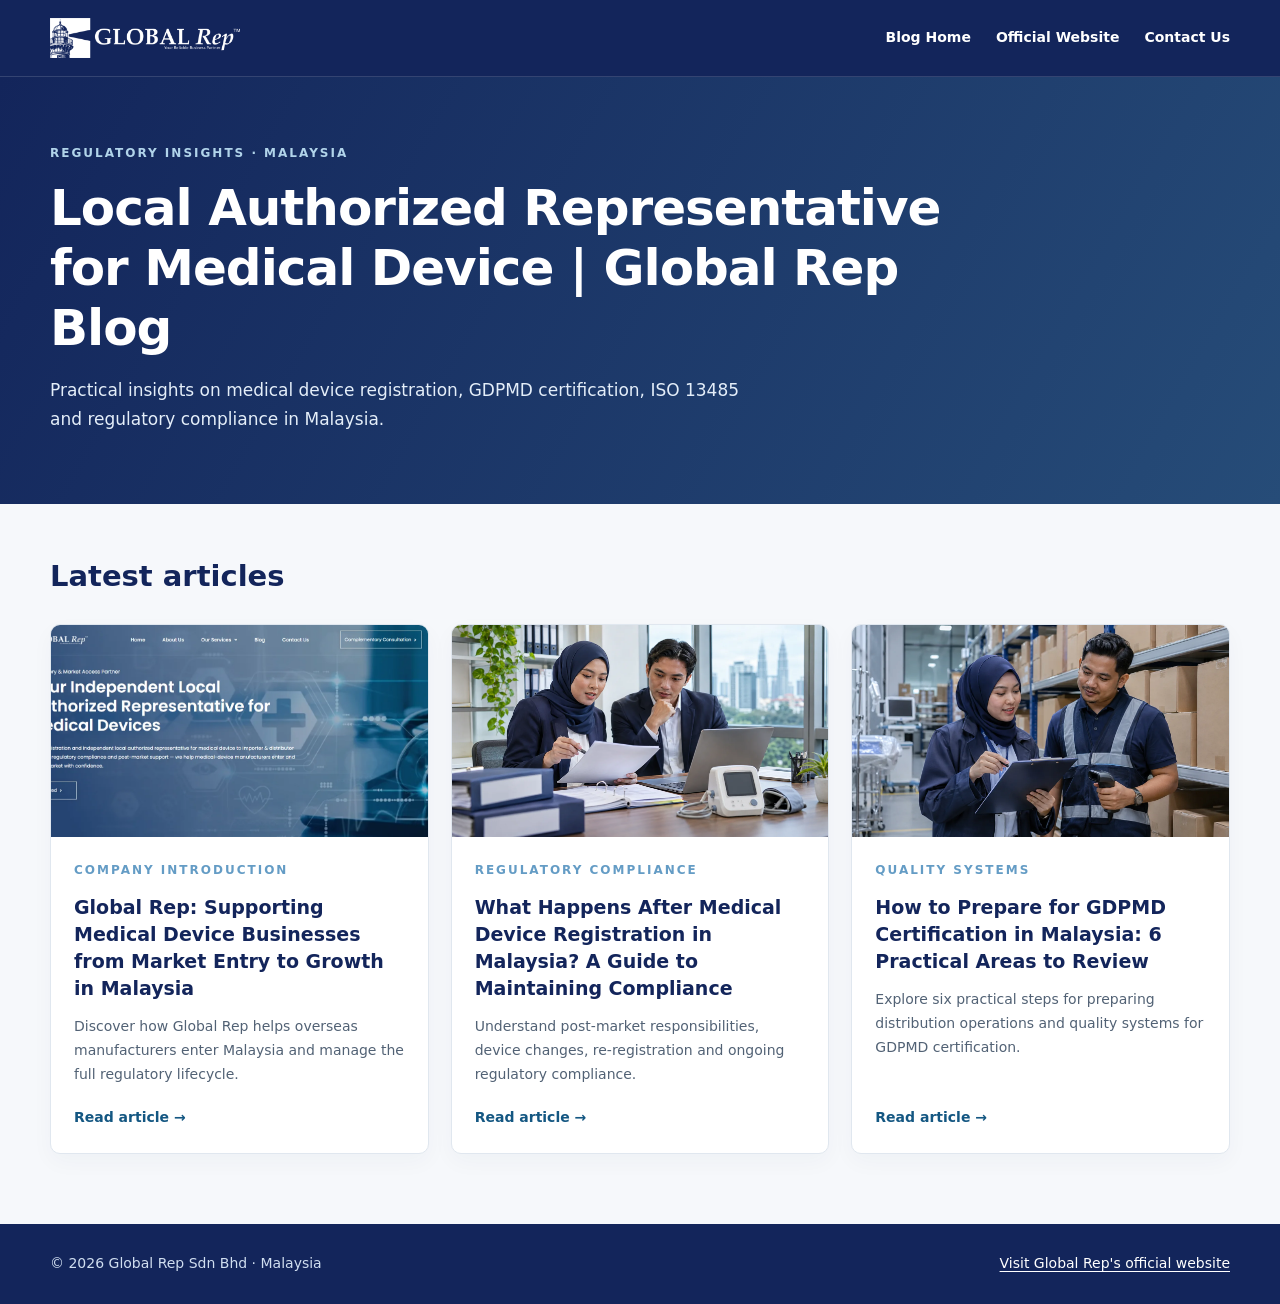
<file: index.html>
<!doctype html><html lang="en-MY"><head><meta charset="utf-8"><meta name="viewport" content="width=device-width, initial-scale=1"><title>Local Authorized Representative for Medical Device | Malaysia</title><meta name="description" content="Global Rep is an independent local authorized representative for medical device manufacturers in Malaysia, offering registration, GDPMD and regulatory support."><link rel="canonical" href="https://globalrep.github.io/global-rep-blog/"><meta property="og:title" content="Local Authorized Representative for Medical Device | Malaysia"><meta property="og:description" content="Global Rep is an independent local authorized representative for medical device manufacturers in Malaysia, offering registration, GDPMD and regulatory support."><meta property="og:url" content="https://globalrep.github.io/global-rep-blog/"><meta property="og:image" content="https://globalrep.github.io/global-rep-blog/global-rep-introduction.webp"><link rel="stylesheet" href="style.css"></head><body><header><div class="shell"><a href="index.html" aria-label="Global Rep blog homepage"><img src="global-rep-logo.webp" alt="Global Rep logo"></a><nav aria-label="Main navigation"><a href="index.html">Blog Home</a><a href="https://globalrepmsia.com/">Official Website</a><a href="https://globalrepmsia.com/contact-us/">Contact Us</a></nav></div></header><main><section class="hero"><div class="shell"><div class="eyebrow">Regulatory insights · Malaysia</div><h1>Local Authorized Representative for Medical Device | Global Rep Blog</h1><p>Practical insights on medical device registration, GDPMD certification, ISO 13485 and regulatory compliance in Malaysia.</p></div></section><section class="main shell"><h2>Latest articles</h2><div class="grid"><article class="card"><a href="independent-local-authorized-representative-malaysia.html"><img src="global-rep-introduction.webp" alt="Global Rep website introduction and independent authorized representative services"></a><div class="card-body"><div class="eyebrow">Company introduction</div><h3><a href="independent-local-authorized-representative-malaysia.html">Global Rep: Supporting Medical Device Businesses from Market Entry to Growth in Malaysia</a></h3><p>Discover how Global Rep helps overseas manufacturers enter Malaysia and manage the full regulatory lifecycle.</p><a class="read" href="independent-local-authorized-representative-malaysia.html">Read article →</a></div></article><article class="card"><a href="medical-device-registration-maintenance-malaysia.html"><img src="medical-device-registration.webp" alt="Regulatory affairs professionals reviewing medical device registration records"></a><div class="card-body"><div class="eyebrow">Regulatory compliance</div><h3><a href="medical-device-registration-maintenance-malaysia.html">What Happens After Medical Device Registration in Malaysia? A Guide to Maintaining Compliance</a></h3><p>Understand post-market responsibilities, device changes, re-registration and ongoing regulatory compliance.</p><a class="read" href="medical-device-registration-maintenance-malaysia.html">Read article →</a></div></article><article class="card"><a href="gdpmd-certification-malaysia-preparation.html"><img src="gdpmd-certification.webp" alt="Quality assurance professionals reviewing medical device distribution inventory records"></a><div class="card-body"><div class="eyebrow">Quality systems</div><h3><a href="gdpmd-certification-malaysia-preparation.html">How to Prepare for GDPMD Certification in Malaysia: 6 Practical Areas to Review</a></h3><p>Explore six practical steps for preparing distribution operations and quality systems for GDPMD certification.</p><a class="read" href="gdpmd-certification-malaysia-preparation.html">Read article →</a></div></article></div></section></main><footer><div class="shell"><span>© 2026 Global Rep Sdn Bhd · Malaysia</span><a href="https://globalrepmsia.com/">Visit Global Rep's official website</a></div></footer></body></html>
</file>
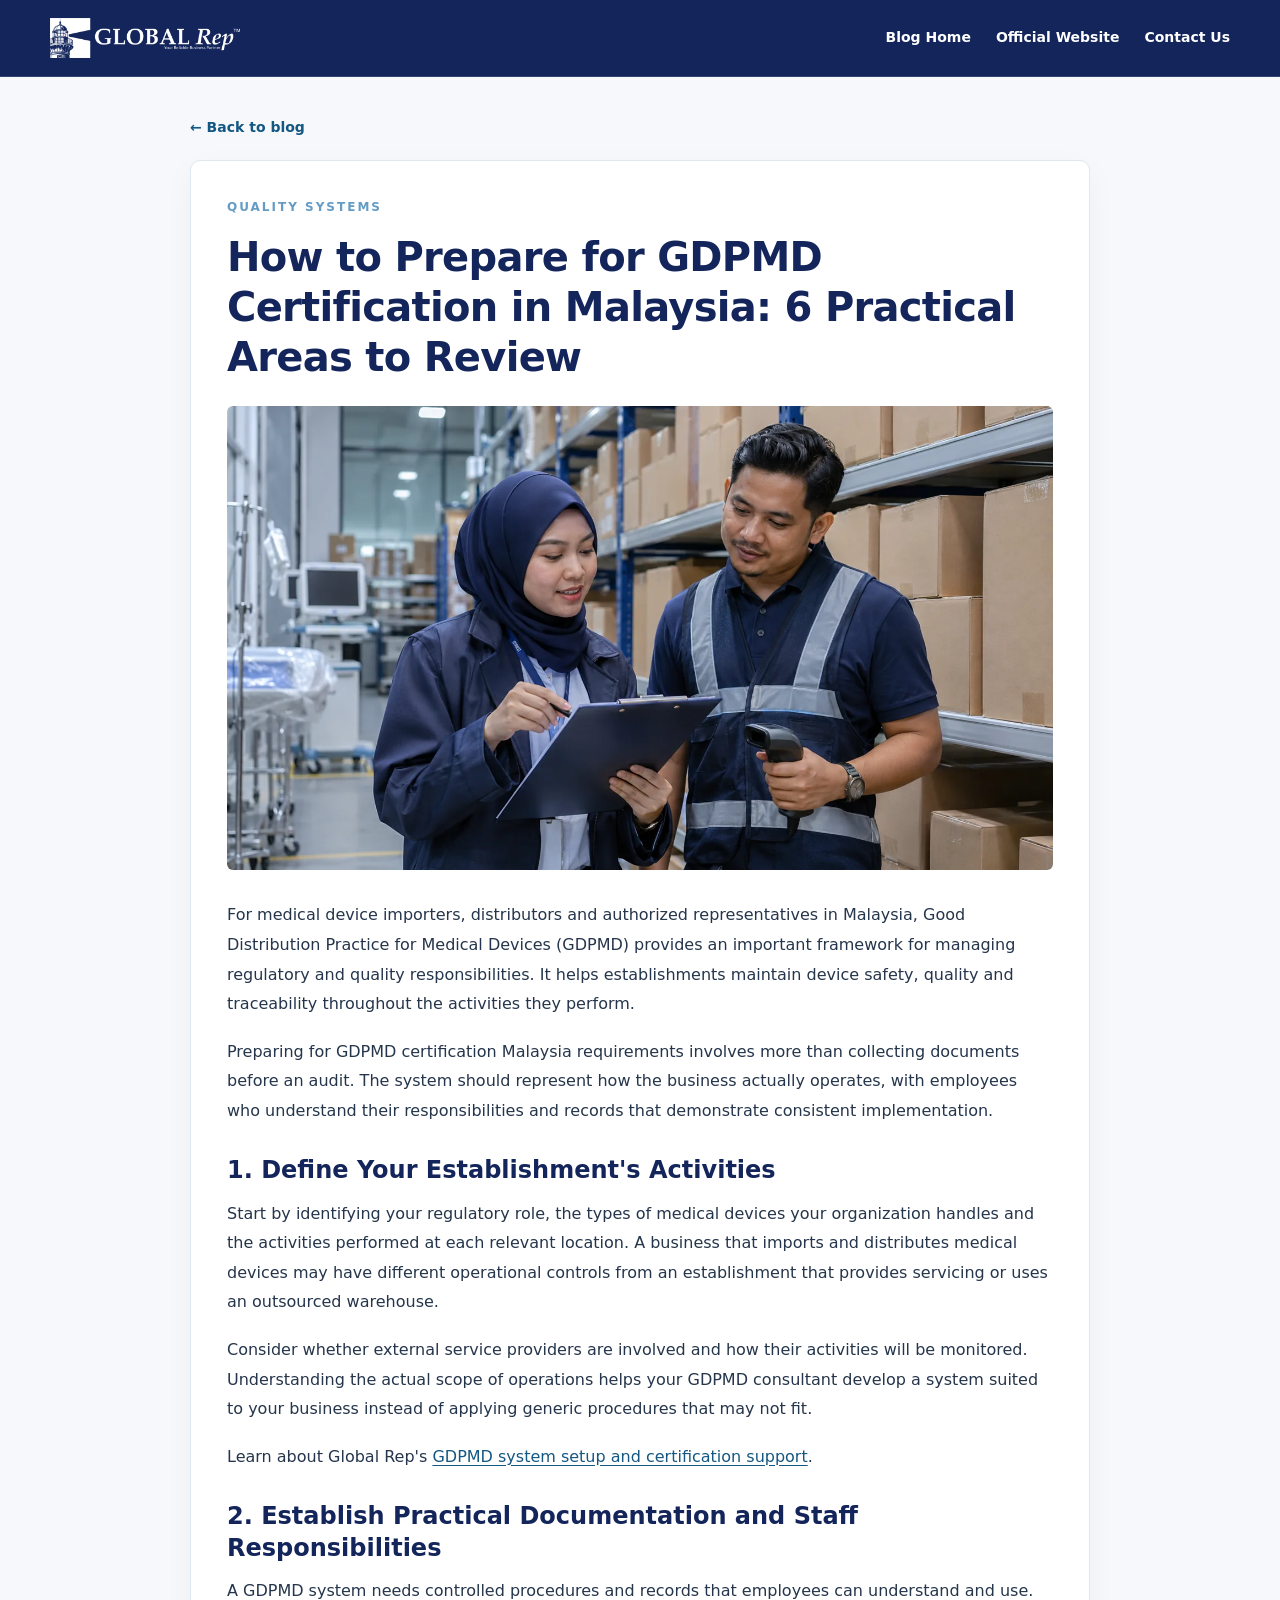
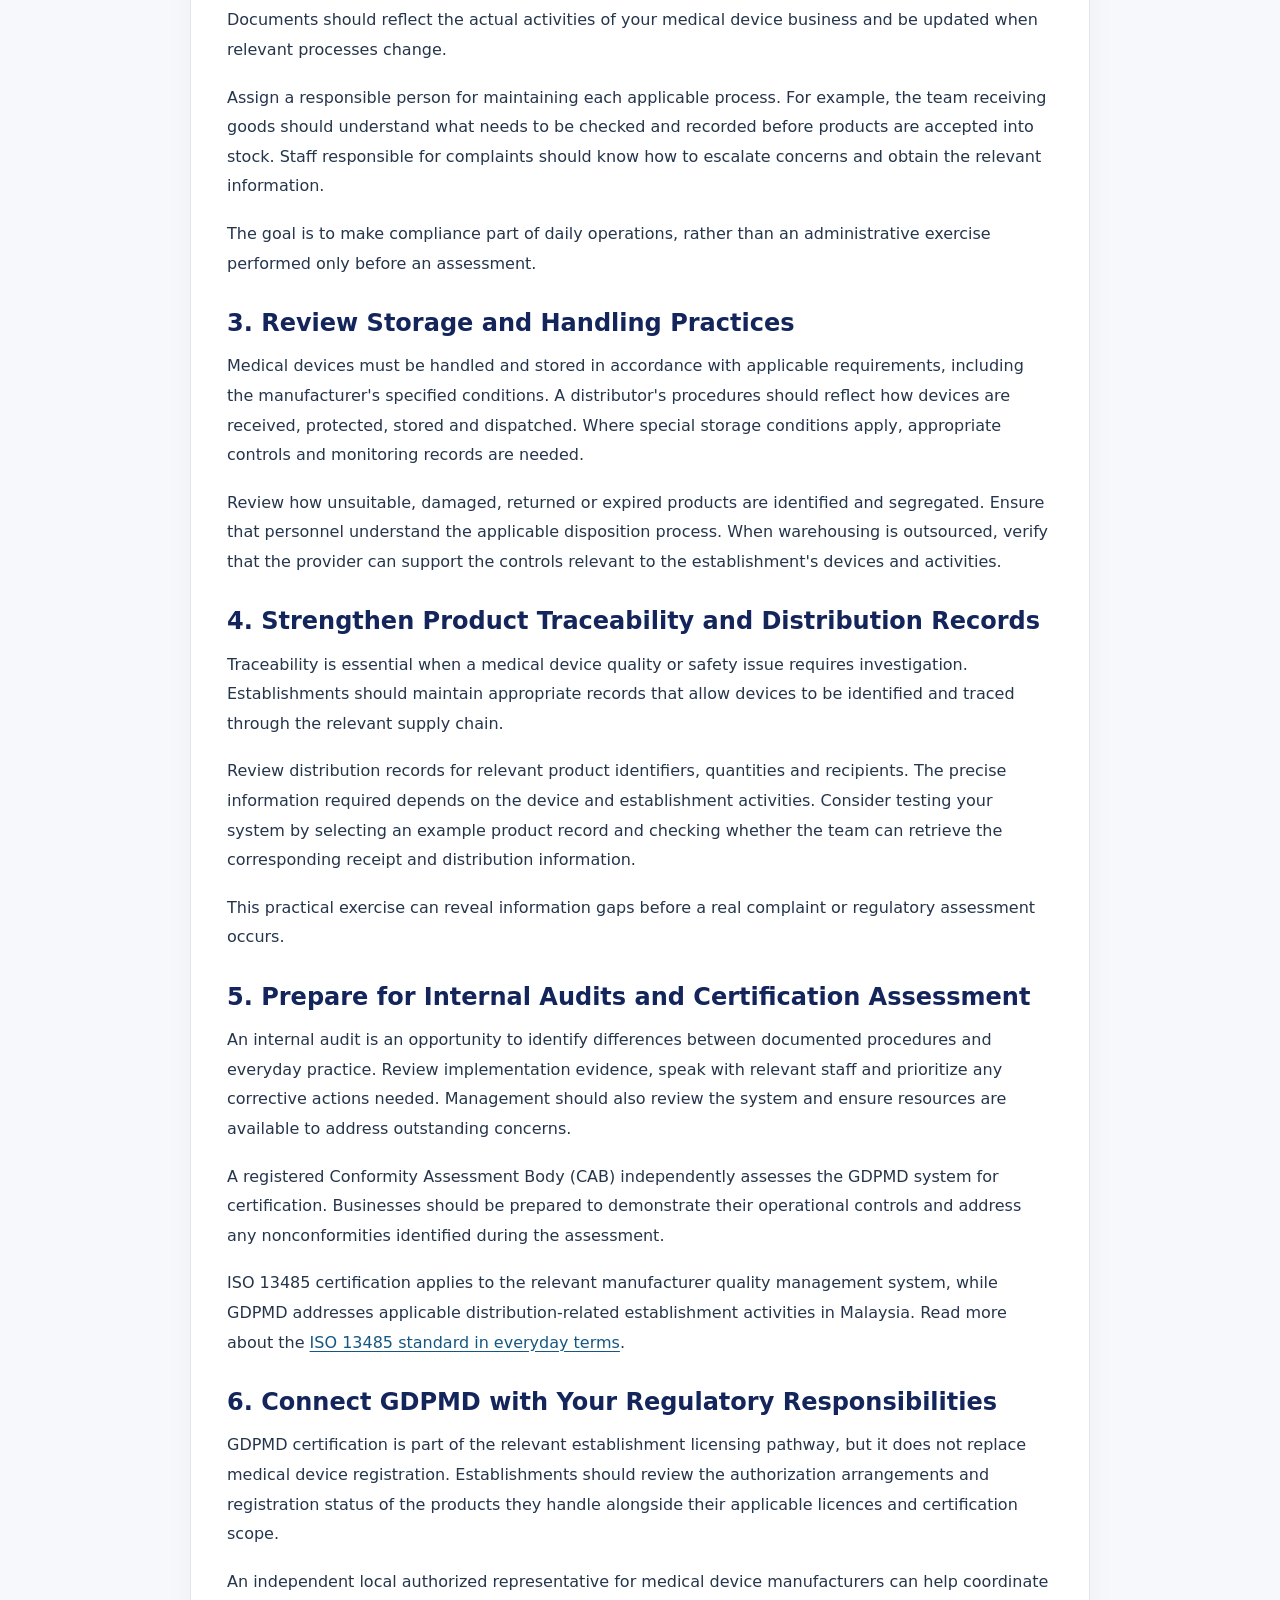
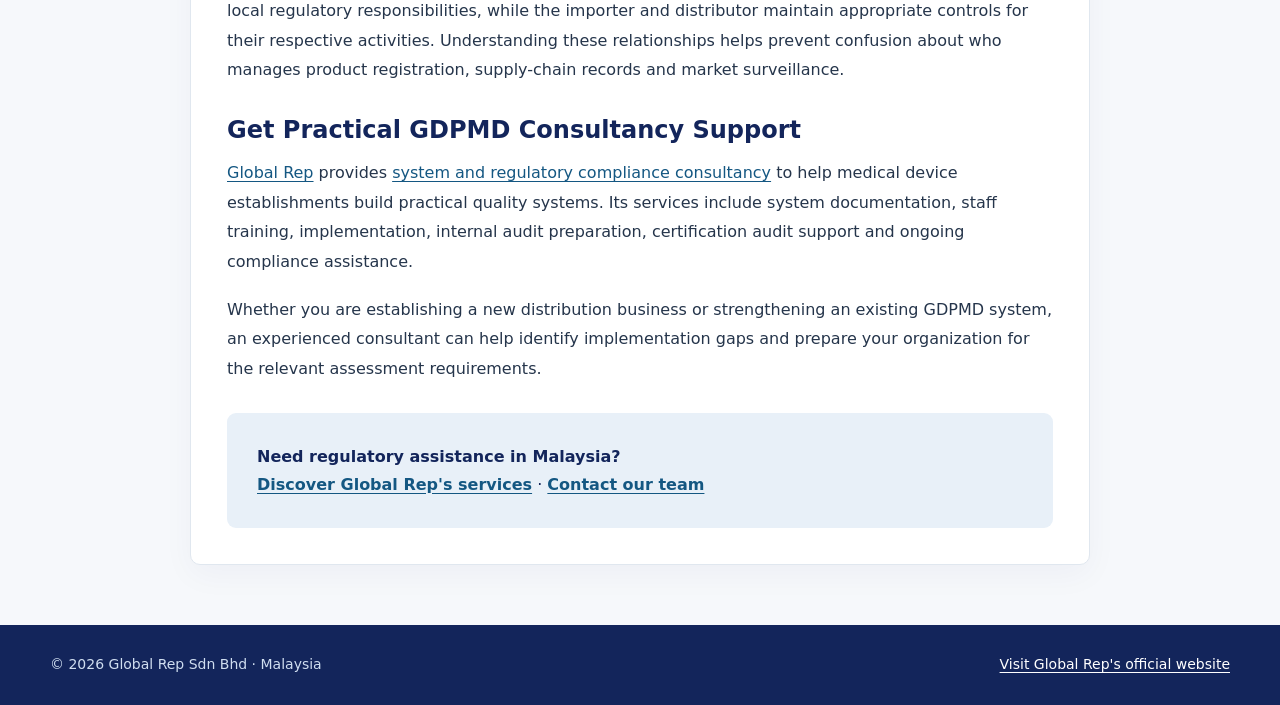
<file: gdpmd-certification-malaysia-preparation.html>
<!doctype html><html lang="en-MY"><head><meta charset="utf-8"><meta name="viewport" content="width=device-width, initial-scale=1"><title>GDPMD Certification Malaysia: Preparing Your Distribution System</title><meta name="description" content="Discover how to prepare for GDPMD certification in Malaysia through practical document control, storage, traceability, training and internal audit preparation."><link rel="canonical" href="https://globalrep.github.io/global-rep-blog/gdpmd-certification-malaysia-preparation.html"><meta property="og:title" content="GDPMD Certification Malaysia: Preparing Your Distribution System"><meta property="og:description" content="Discover how to prepare for GDPMD certification in Malaysia through practical document control, storage, traceability, training and internal audit preparation."><meta property="og:url" content="https://globalrep.github.io/global-rep-blog/gdpmd-certification-malaysia-preparation.html"><meta property="og:image" content="https://globalrep.github.io/global-rep-blog/gdpmd-certification.webp"><link rel="stylesheet" href="style.css"></head><body><header><div class="shell"><a href="index.html" aria-label="Global Rep blog homepage"><img src="global-rep-logo.webp" alt="Global Rep logo"></a><nav aria-label="Main navigation"><a href="index.html">Blog Home</a><a href="https://globalrepmsia.com/">Official Website</a><a href="https://globalrepmsia.com/contact-us/">Contact Us</a></nav></div></header><main class="article-shell"><a class="back" href="index.html">← Back to blog</a><article class="article"><div class="eyebrow">Quality systems</div><h1>How to Prepare for GDPMD Certification in Malaysia: 6 Practical Areas to Review</h1><img class="feature" src="gdpmd-certification.webp" alt="Quality assurance professionals reviewing medical device distribution inventory records"><p>For medical device importers, distributors and authorized representatives in Malaysia, Good Distribution Practice for Medical Devices (GDPMD) provides an important framework for managing regulatory and quality responsibilities. It helps establishments maintain device safety, quality and traceability throughout the activities they perform.</p>
<p>Preparing for GDPMD certification Malaysia requirements involves more than collecting documents before an audit. The system should represent how the business actually operates, with employees who understand their responsibilities and records that demonstrate consistent implementation.</p>
<h2>1. Define Your Establishment&#x27;s Activities</h2>
<p>Start by identifying your regulatory role, the types of medical devices your organization handles and the activities performed at each relevant location. A business that imports and distributes medical devices may have different operational controls from an establishment that provides servicing or uses an outsourced warehouse.</p>
<p>Consider whether external service providers are involved and how their activities will be monitored. Understanding the actual scope of operations helps your GDPMD consultant develop a system suited to your business instead of applying generic procedures that may not fit.</p>
<p>Learn about Global Rep&#x27;s <a href="https://globalrepmsia.com/gdpmd-system-setup-certification-and-establishment-license-application/">GDPMD system setup and certification support</a>.</p>
<h2>2. Establish Practical Documentation and Staff Responsibilities</h2>
<p>A GDPMD system needs controlled procedures and records that employees can understand and use. Documents should reflect the actual activities of your medical device business and be updated when relevant processes change.</p>
<p>Assign a responsible person for maintaining each applicable process. For example, the team receiving goods should understand what needs to be checked and recorded before products are accepted into stock. Staff responsible for complaints should know how to escalate concerns and obtain the relevant information.</p>
<p>The goal is to make compliance part of daily operations, rather than an administrative exercise performed only before an assessment.</p>
<h2>3. Review Storage and Handling Practices</h2>
<p>Medical devices must be handled and stored in accordance with applicable requirements, including the manufacturer&#x27;s specified conditions. A distributor&#x27;s procedures should reflect how devices are received, protected, stored and dispatched. Where special storage conditions apply, appropriate controls and monitoring records are needed.</p>
<p>Review how unsuitable, damaged, returned or expired products are identified and segregated. Ensure that personnel understand the applicable disposition process. When warehousing is outsourced, verify that the provider can support the controls relevant to the establishment&#x27;s devices and activities.</p>
<h2>4. Strengthen Product Traceability and Distribution Records</h2>
<p>Traceability is essential when a medical device quality or safety issue requires investigation. Establishments should maintain appropriate records that allow devices to be identified and traced through the relevant supply chain.</p>
<p>Review distribution records for relevant product identifiers, quantities and recipients. The precise information required depends on the device and establishment activities. Consider testing your system by selecting an example product record and checking whether the team can retrieve the corresponding receipt and distribution information.</p>
<p>This practical exercise can reveal information gaps before a real complaint or regulatory assessment occurs.</p>
<h2>5. Prepare for Internal Audits and Certification Assessment</h2>
<p>An internal audit is an opportunity to identify differences between documented procedures and everyday practice. Review implementation evidence, speak with relevant staff and prioritize any corrective actions needed. Management should also review the system and ensure resources are available to address outstanding concerns.</p>
<p>A registered Conformity Assessment Body (CAB) independently assesses the GDPMD system for certification. Businesses should be prepared to demonstrate their operational controls and address any nonconformities identified during the assessment.</p>
<p>ISO 13485 certification applies to the relevant manufacturer quality management system, while GDPMD addresses applicable distribution-related establishment activities in Malaysia. Read more about the <a href="https://globalrepmsia.com/iso-13485-standard-in-everyday-terms/">ISO 13485 standard in everyday terms</a>.</p>
<h2>6. Connect GDPMD with Your Regulatory Responsibilities</h2>
<p>GDPMD certification is part of the relevant establishment licensing pathway, but it does not replace medical device registration. Establishments should review the authorization arrangements and registration status of the products they handle alongside their applicable licences and certification scope.</p>
<p>An independent local authorized representative for medical device manufacturers can help coordinate local regulatory responsibilities, while the importer and distributor maintain appropriate controls for their respective activities. Understanding these relationships helps prevent confusion about who manages product registration, supply-chain records and market surveillance.</p>
<h2>Get Practical GDPMD Consultancy Support</h2>
<p><a href="https://globalrepmsia.com/">Global Rep</a> provides <a href="https://globalrepmsia.com/system-regulatory-compliance/">system and regulatory compliance consultancy</a> to help medical device establishments build practical quality systems. Its services include system documentation, staff training, implementation, internal audit preparation, certification audit support and ongoing compliance assistance.</p>
<p>Whether you are establishing a new distribution business or strengthening an existing GDPMD system, an experienced consultant can help identify implementation gaps and prepare your organization for the relevant assessment requirements.</p><aside class="cta"><strong>Need regulatory assistance in Malaysia?</strong><br><a href="https://globalrepmsia.com/">Discover Global Rep's services</a> · <a href="https://globalrepmsia.com/contact-us/">Contact our team</a></aside></article></main><footer><div class="shell"><span>© 2026 Global Rep Sdn Bhd · Malaysia</span><a href="https://globalrepmsia.com/">Visit Global Rep's official website</a></div></footer></body></html>
</file>
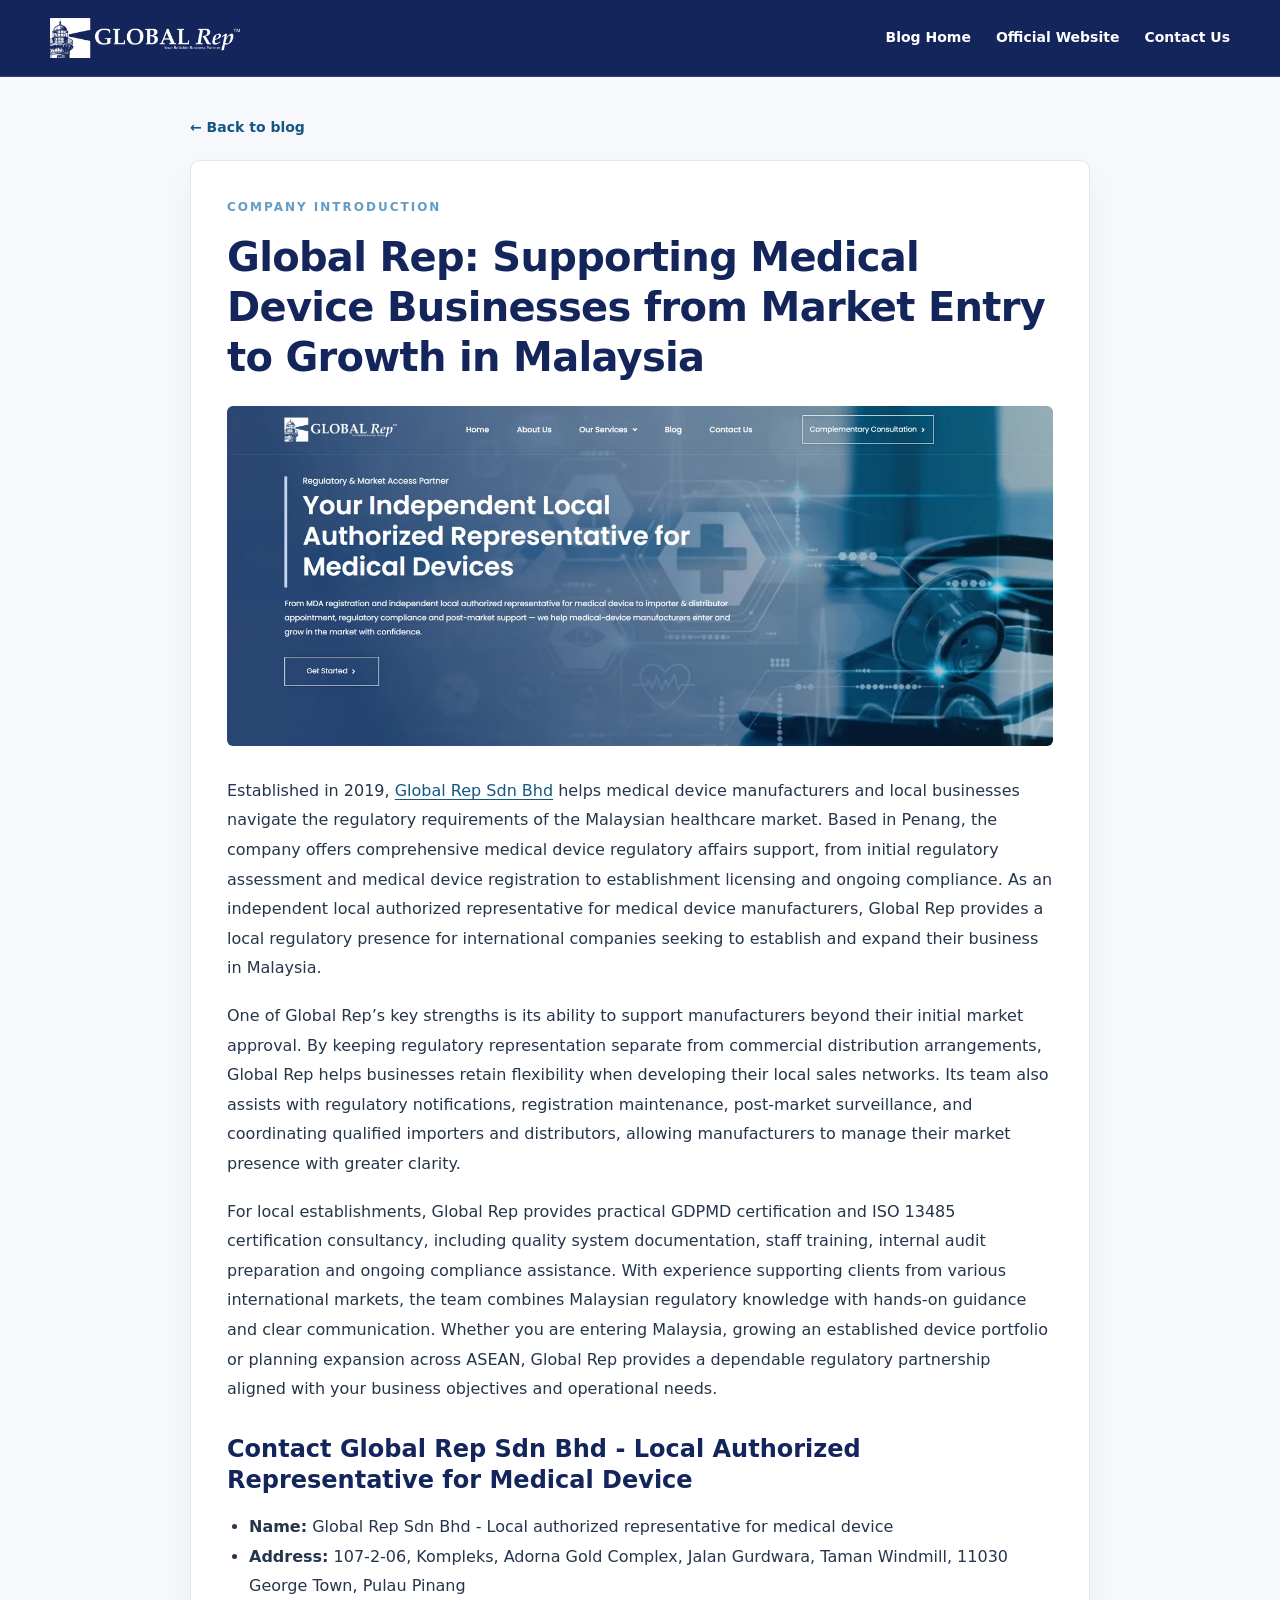
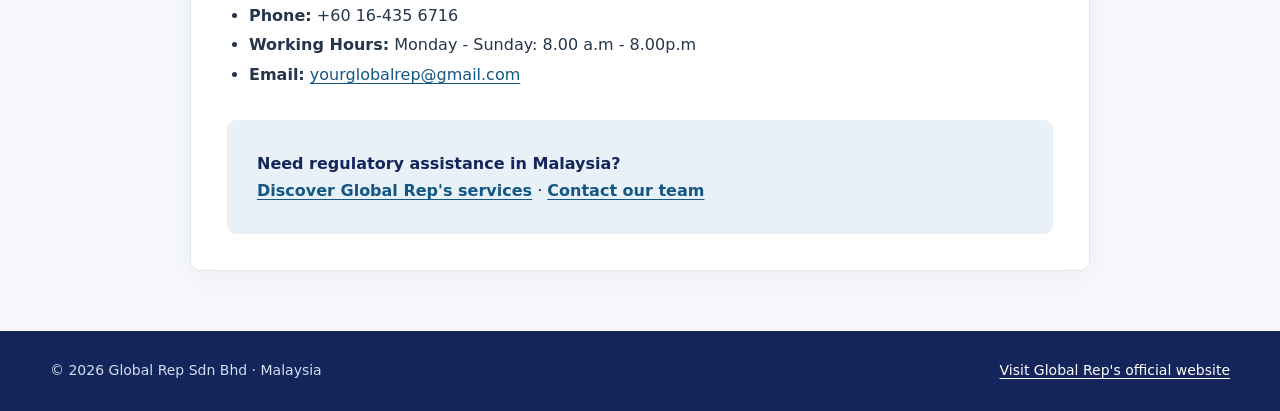
<file: independent-local-authorized-representative-malaysia.html>
<!doctype html><html lang="en-MY"><head><meta charset="utf-8"><meta name="viewport" content="width=device-width, initial-scale=1"><title>Global Rep | Independent Medical Device Regulatory Partner</title><meta name="description" content="Global Rep supports medical device registration, independent representation, GDPMD, ISO 13485 and ongoing regulatory compliance across Malaysia."><link rel="canonical" href="https://globalrep.github.io/global-rep-blog/independent-local-authorized-representative-malaysia.html"><meta property="og:title" content="Global Rep | Independent Medical Device Regulatory Partner"><meta property="og:description" content="Global Rep supports medical device registration, independent representation, GDPMD, ISO 13485 and ongoing regulatory compliance across Malaysia."><meta property="og:url" content="https://globalrep.github.io/global-rep-blog/independent-local-authorized-representative-malaysia.html"><meta property="og:image" content="https://globalrep.github.io/global-rep-blog/global-rep-introduction.webp"><link rel="stylesheet" href="style.css"></head><body><header><div class="shell"><a href="index.html" aria-label="Global Rep blog homepage"><img src="global-rep-logo.webp" alt="Global Rep logo"></a><nav aria-label="Main navigation"><a href="index.html">Blog Home</a><a href="https://globalrepmsia.com/">Official Website</a><a href="https://globalrepmsia.com/contact-us/">Contact Us</a></nav></div></header><main class="article-shell"><a class="back" href="index.html">← Back to blog</a><article class="article"><div class="eyebrow">Company introduction</div><h1>Global Rep: Supporting Medical Device Businesses from Market Entry to Growth in Malaysia</h1><img class="feature" src="global-rep-introduction.webp" alt="Global Rep website introduction and independent authorized representative services"><p>Established in 2019, <a href="https://globalrepmsia.com/">Global Rep Sdn Bhd</a> helps medical device manufacturers and local businesses navigate the regulatory requirements of the Malaysian healthcare market. Based in Penang, the company offers comprehensive medical device regulatory affairs support, from initial regulatory assessment and medical device registration to establishment licensing and ongoing compliance. As an independent local authorized representative for medical device manufacturers, Global Rep provides a local regulatory presence for international companies seeking to establish and expand their business in Malaysia.</p>
<p>One of Global Rep’s key strengths is its ability to support manufacturers beyond their initial market approval. By keeping regulatory representation separate from commercial distribution arrangements, Global Rep helps businesses retain flexibility when developing their local sales networks. Its team also assists with regulatory notifications, registration maintenance, post-market surveillance, and coordinating qualified importers and distributors, allowing manufacturers to manage their market presence with greater clarity.</p>
<p>For local establishments, Global Rep provides practical GDPMD certification and ISO 13485 certification consultancy, including quality system documentation, staff training, internal audit preparation and ongoing compliance assistance. With experience supporting clients from various international markets, the team combines Malaysian regulatory knowledge with hands-on guidance and clear communication. Whether you are entering Malaysia, growing an established device portfolio or planning expansion across ASEAN, Global Rep provides a dependable regulatory partnership aligned with your business objectives and operational needs.</p>
<h2>Contact Global Rep Sdn Bhd - Local Authorized Representative for Medical Device</h2>
<ul><li><strong>Name:</strong> Global Rep Sdn Bhd - Local authorized representative for medical device</li><li><strong>Address:</strong> 107-2-06, Kompleks, Adorna Gold Complex, Jalan Gurdwara, Taman Windmill, 11030 George Town, Pulau Pinang</li><li><strong>Phone:</strong> +60 16-435 6716</li><li><strong>Working Hours:</strong> Monday - Sunday: 8.00 a.m - 8.00p.m</li><li><strong>Email:</strong> <a href="mailto:yourglobalrep@gmail.com">yourglobalrep@gmail.com</a></li></ul><aside class="cta"><strong>Need regulatory assistance in Malaysia?</strong><br><a href="https://globalrepmsia.com/">Discover Global Rep's services</a> · <a href="https://globalrepmsia.com/contact-us/">Contact our team</a></aside></article></main><footer><div class="shell"><span>© 2026 Global Rep Sdn Bhd · Malaysia</span><a href="https://globalrepmsia.com/">Visit Global Rep's official website</a></div></footer></body></html>
</file>
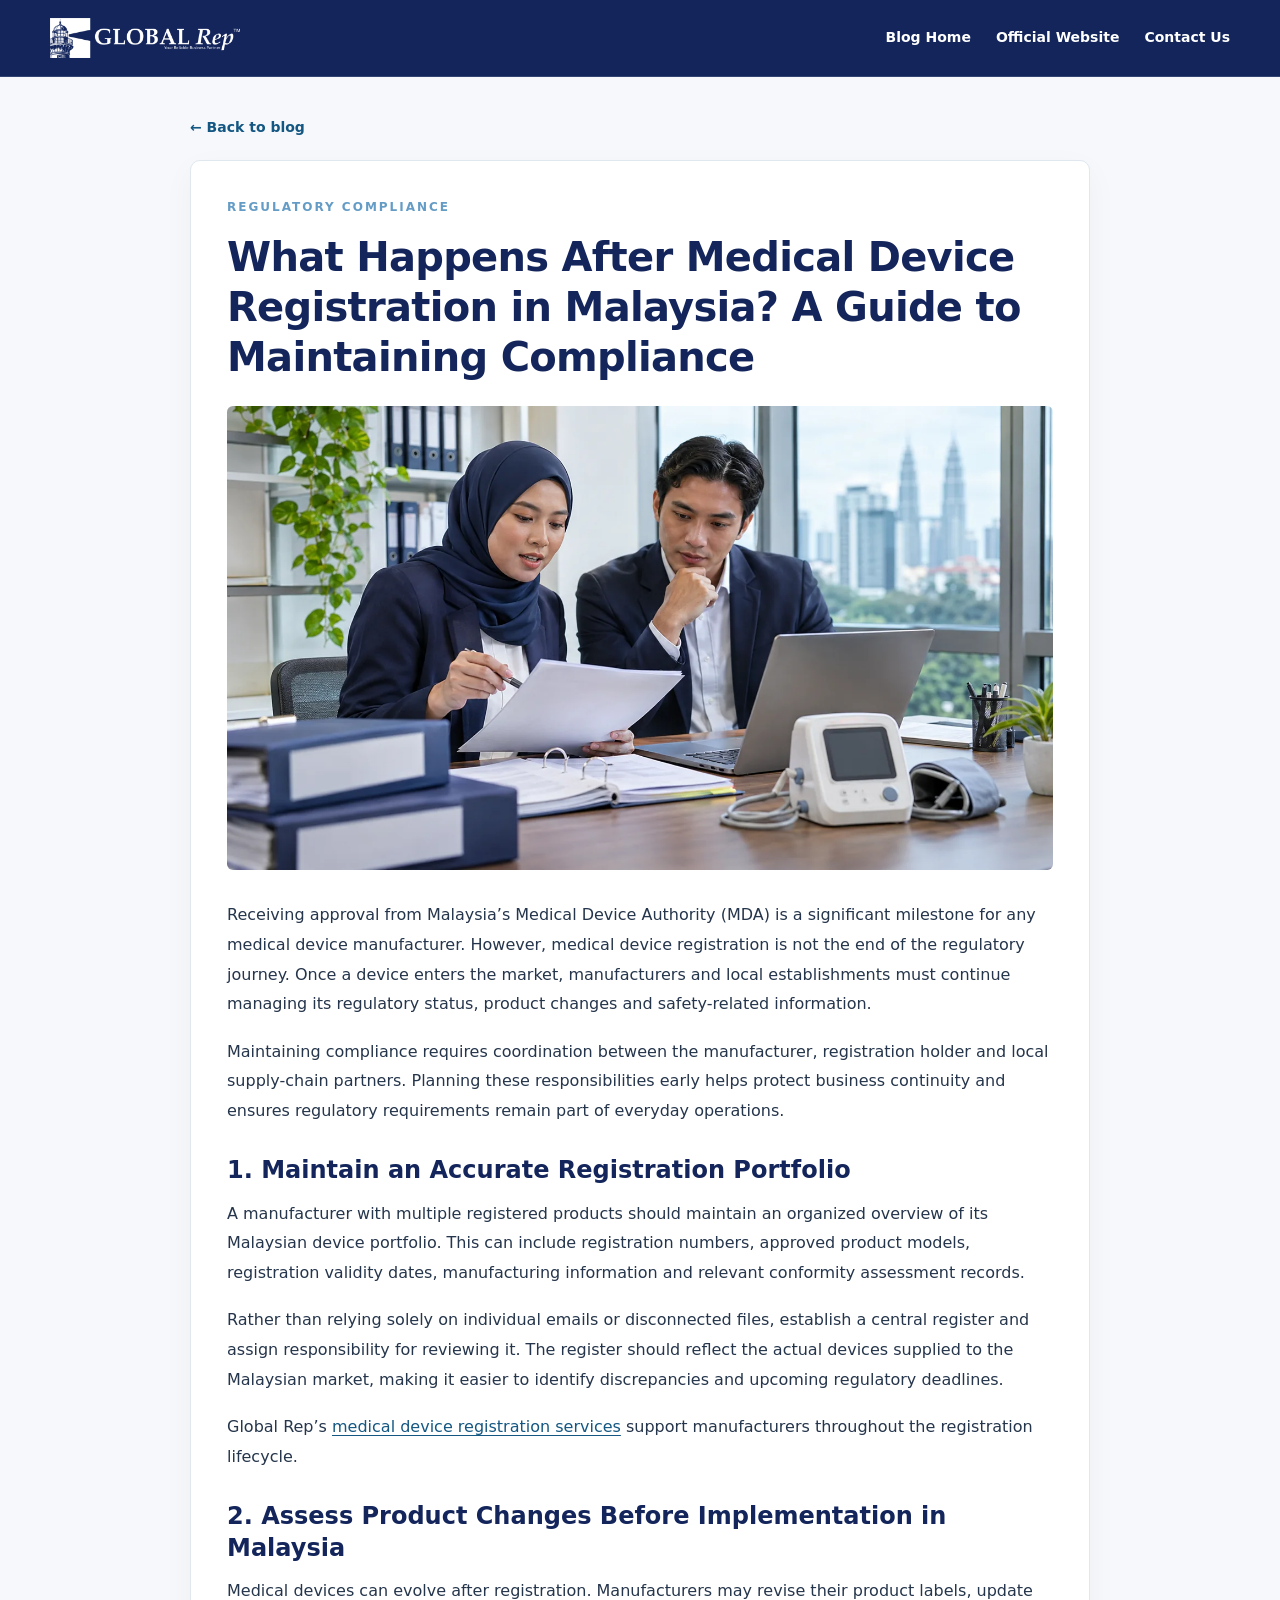
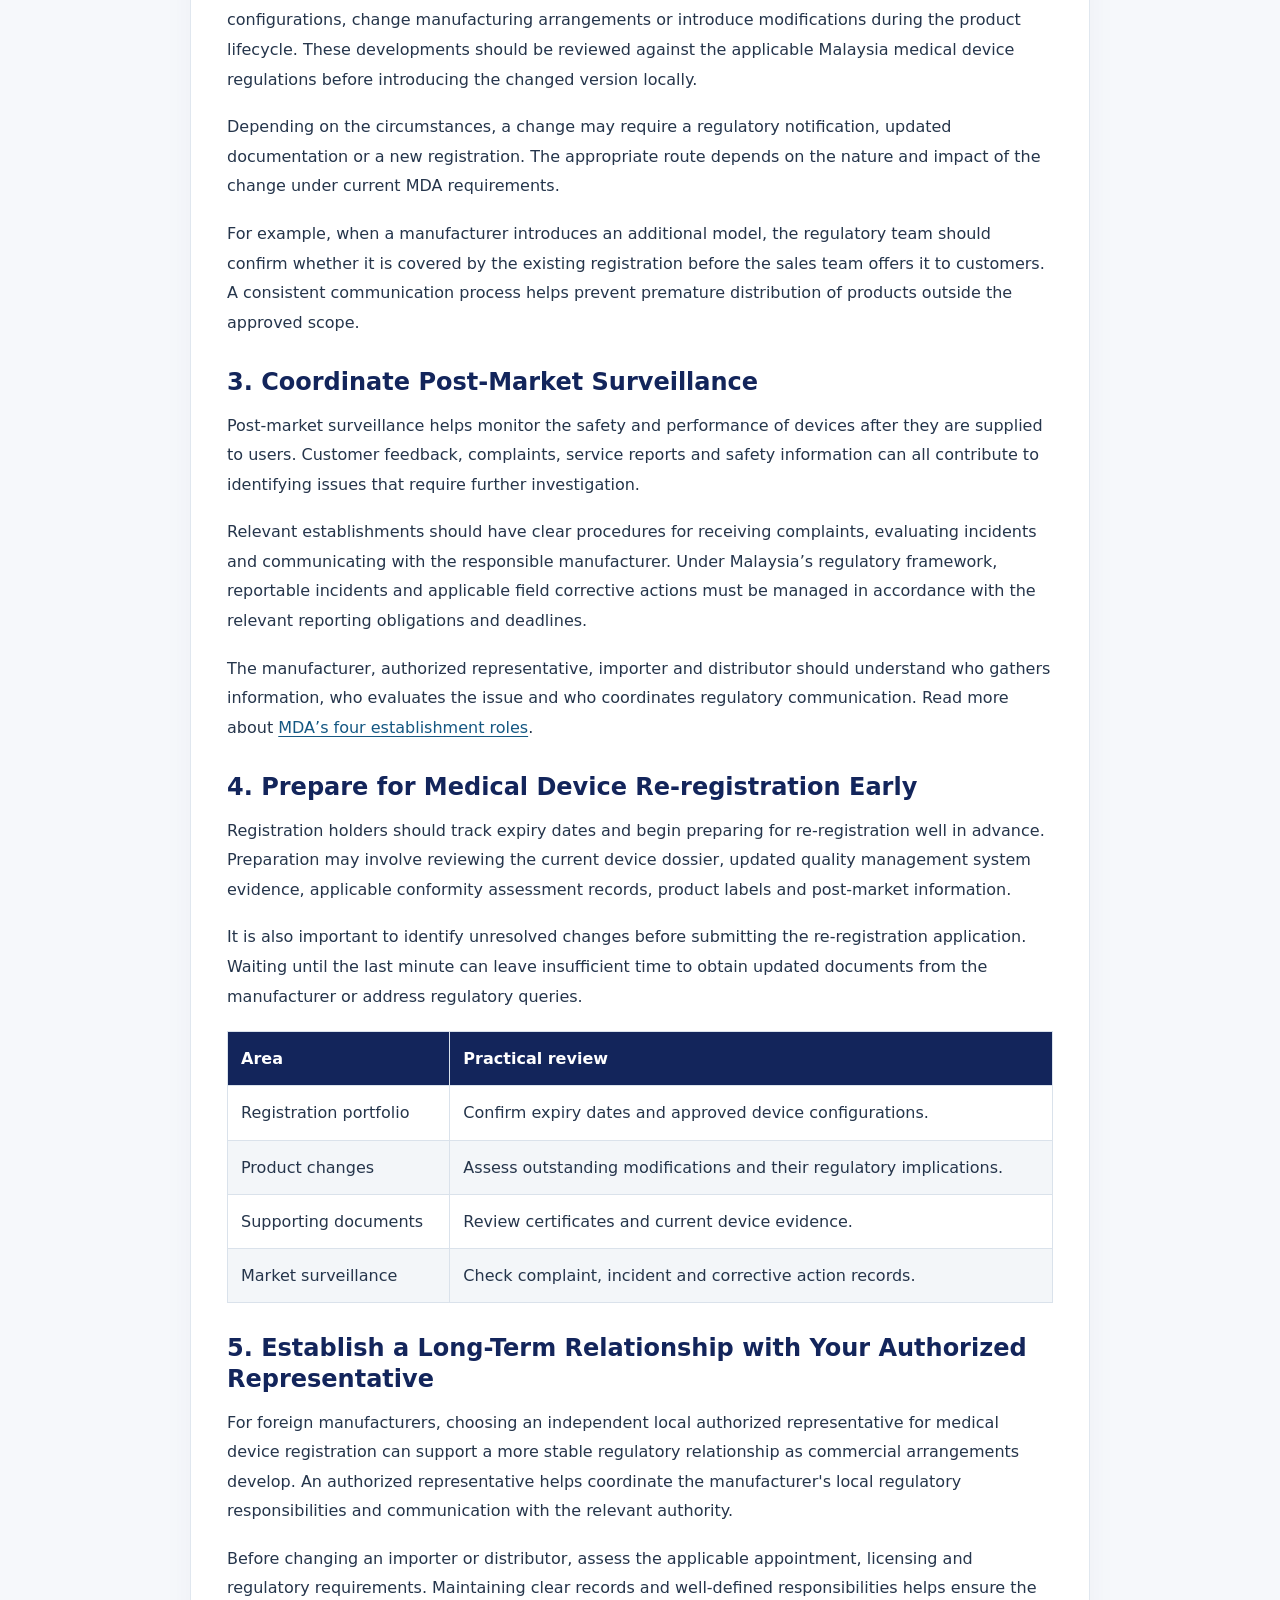
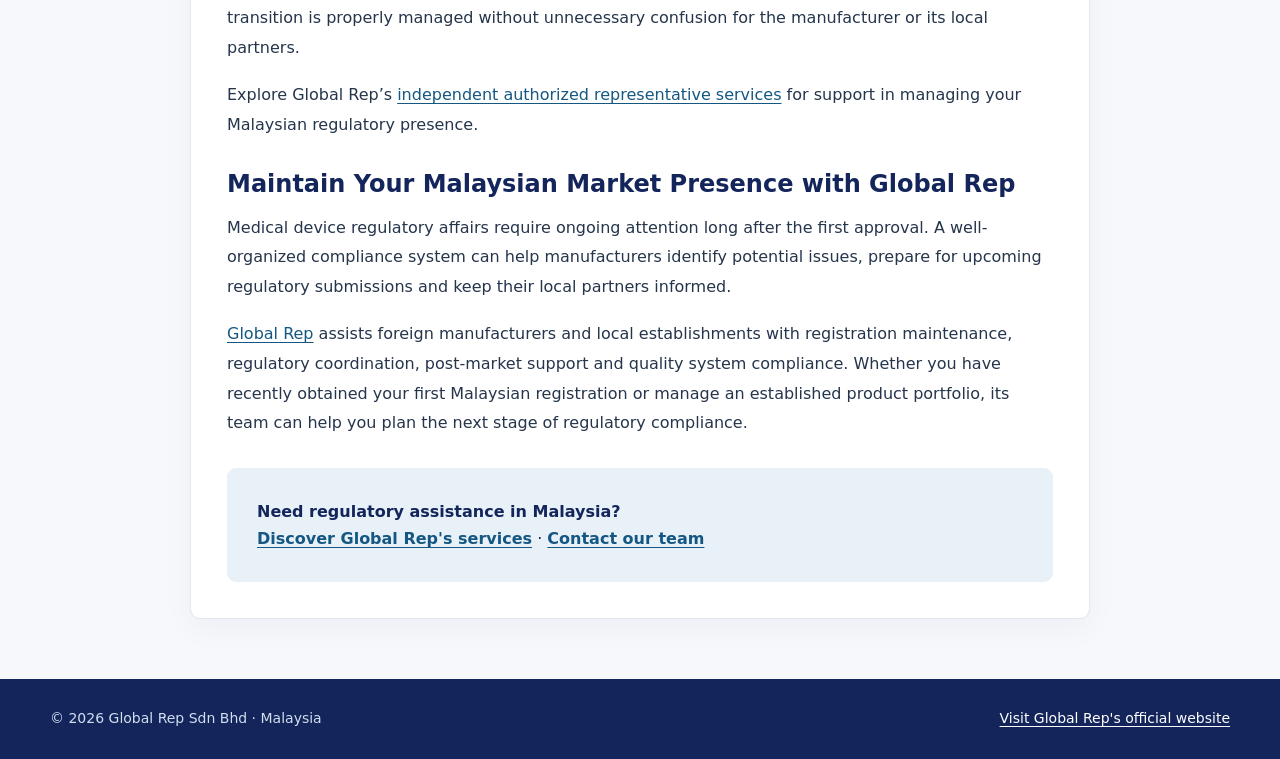
<file: medical-device-registration-maintenance-malaysia.html>
<!doctype html><html lang="en-MY"><head><meta charset="utf-8"><meta name="viewport" content="width=device-width, initial-scale=1"><title>Medical Device Registration Malaysia: What Happens Next?</title><meta name="description" content="Learn how to maintain medical device registration in Malaysia, manage product changes, prepare for re-registration and coordinate post-market compliance."><link rel="canonical" href="https://globalrep.github.io/global-rep-blog/medical-device-registration-maintenance-malaysia.html"><meta property="og:title" content="Medical Device Registration Malaysia: What Happens Next?"><meta property="og:description" content="Learn how to maintain medical device registration in Malaysia, manage product changes, prepare for re-registration and coordinate post-market compliance."><meta property="og:url" content="https://globalrep.github.io/global-rep-blog/medical-device-registration-maintenance-malaysia.html"><meta property="og:image" content="https://globalrep.github.io/global-rep-blog/medical-device-registration.webp"><link rel="stylesheet" href="style.css"></head><body><header><div class="shell"><a href="index.html" aria-label="Global Rep blog homepage"><img src="global-rep-logo.webp" alt="Global Rep logo"></a><nav aria-label="Main navigation"><a href="index.html">Blog Home</a><a href="https://globalrepmsia.com/">Official Website</a><a href="https://globalrepmsia.com/contact-us/">Contact Us</a></nav></div></header><main class="article-shell"><a class="back" href="index.html">← Back to blog</a><article class="article"><div class="eyebrow">Regulatory compliance</div><h1>What Happens After Medical Device Registration in Malaysia? A Guide to Maintaining Compliance</h1><img class="feature" src="medical-device-registration.webp" alt="Regulatory affairs professionals reviewing medical device registration records"><p>Receiving approval from Malaysia’s Medical Device Authority (MDA) is a significant milestone for any medical device manufacturer. However, medical device registration is not the end of the regulatory journey. Once a device enters the market, manufacturers and local establishments must continue managing its regulatory status, product changes and safety-related information.</p>
<p>Maintaining compliance requires coordination between the manufacturer, registration holder and local supply-chain partners. Planning these responsibilities early helps protect business continuity and ensures regulatory requirements remain part of everyday operations.</p>
<h2>1. Maintain an Accurate Registration Portfolio</h2>
<p>A manufacturer with multiple registered products should maintain an organized overview of its Malaysian device portfolio. This can include registration numbers, approved product models, registration validity dates, manufacturing information and relevant conformity assessment records.</p>
<p>Rather than relying solely on individual emails or disconnected files, establish a central register and assign responsibility for reviewing it. The register should reflect the actual devices supplied to the Malaysian market, making it easier to identify discrepancies and upcoming regulatory deadlines.</p>
<p>Global Rep’s <a href="https://globalrepmsia.com/medical-device-registration/">medical device registration services</a> support manufacturers throughout the registration lifecycle.</p>
<h2>2. Assess Product Changes Before Implementation in Malaysia</h2>
<p>Medical devices can evolve after registration. Manufacturers may revise their product labels, update configurations, change manufacturing arrangements or introduce modifications during the product lifecycle. These developments should be reviewed against the applicable Malaysia medical device regulations before introducing the changed version locally.</p>
<p>Depending on the circumstances, a change may require a regulatory notification, updated documentation or a new registration. The appropriate route depends on the nature and impact of the change under current MDA requirements.</p>
<p>For example, when a manufacturer introduces an additional model, the regulatory team should confirm whether it is covered by the existing registration before the sales team offers it to customers. A consistent communication process helps prevent premature distribution of products outside the approved scope.</p>
<h2>3. Coordinate Post-Market Surveillance</h2>
<p>Post-market surveillance helps monitor the safety and performance of devices after they are supplied to users. Customer feedback, complaints, service reports and safety information can all contribute to identifying issues that require further investigation.</p>
<p>Relevant establishments should have clear procedures for receiving complaints, evaluating incidents and communicating with the responsible manufacturer. Under Malaysia’s regulatory framework, reportable incidents and applicable field corrective actions must be managed in accordance with the relevant reporting obligations and deadlines.</p>
<p>The manufacturer, authorized representative, importer and distributor should understand who gathers information, who evaluates the issue and who coordinates regulatory communication. Read more about <a href="https://globalrepmsia.com/who-does-what-understanding-mdas-four-establishment-roles/">MDA’s four establishment roles</a>.</p>
<h2>4. Prepare for Medical Device Re-registration Early</h2>
<p>Registration holders should track expiry dates and begin preparing for re-registration well in advance. Preparation may involve reviewing the current device dossier, updated quality management system evidence, applicable conformity assessment records, product labels and post-market information.</p>
<p>It is also important to identify unresolved changes before submitting the re-registration application. Waiting until the last minute can leave insufficient time to obtain updated documents from the manufacturer or address regulatory queries.</p>
<div class="table-wrap"><table><thead><tr><th scope="col">Area</th><th scope="col">Practical review</th></tr></thead><tbody><tr><td>Registration portfolio</td><td>Confirm expiry dates and approved device configurations.</td></tr><tr><td>Product changes</td><td>Assess outstanding modifications and their regulatory implications.</td></tr><tr><td>Supporting documents</td><td>Review certificates and current device evidence.</td></tr><tr><td>Market surveillance</td><td>Check complaint, incident and corrective action records.</td></tr></tbody></table></div>
<h2>5. Establish a Long-Term Relationship with Your Authorized Representative</h2>
<p>For foreign manufacturers, choosing an independent local authorized representative for medical device registration can support a more stable regulatory relationship as commercial arrangements develop. An authorized representative helps coordinate the manufacturer&#x27;s local regulatory responsibilities and communication with the relevant authority.</p>
<p>Before changing an importer or distributor, assess the applicable appointment, licensing and regulatory requirements. Maintaining clear records and well-defined responsibilities helps ensure the transition is properly managed without unnecessary confusion for the manufacturer or its local partners.</p>
<p>Explore Global Rep’s <a href="https://globalrepmsia.com/local-authorized-representative-for-medical-device/">independent authorized representative services</a> for support in managing your Malaysian regulatory presence.</p>
<h2>Maintain Your Malaysian Market Presence with Global Rep</h2>
<p>Medical device regulatory affairs require ongoing attention long after the first approval. A well-organized compliance system can help manufacturers identify potential issues, prepare for upcoming regulatory submissions and keep their local partners informed.</p>
<p><a href="https://globalrepmsia.com/">Global Rep</a> assists foreign manufacturers and local establishments with registration maintenance, regulatory coordination, post-market support and quality system compliance. Whether you have recently obtained your first Malaysian registration or manage an established product portfolio, its team can help you plan the next stage of regulatory compliance.</p><aside class="cta"><strong>Need regulatory assistance in Malaysia?</strong><br><a href="https://globalrepmsia.com/">Discover Global Rep's services</a> · <a href="https://globalrepmsia.com/contact-us/">Contact our team</a></aside></article></main><footer><div class="shell"><span>© 2026 Global Rep Sdn Bhd · Malaysia</span><a href="https://globalrepmsia.com/">Visit Global Rep's official website</a></div></footer></body></html>
</file>
<file: style.css>
*{box-sizing:border-box}body{margin:0;font-family:system-ui,-apple-system,BlinkMacSystemFont,"Segoe UI",sans-serif;color:#25354b;background:#f6f8fb;line-height:1.7}a{color:#145782;text-underline-offset:3px}a:hover{color:#0f365b}header{background:#13255b;color:white;padding:18px 0;border-bottom:1px solid #ffffff24}.shell{max-width:1180px;margin:auto;width:calc(100% - 48px)}header .shell{display:flex;align-items:center;justify-content:space-between;gap:24px}header img{display:block;width:190px;max-width:100%;height:auto}nav{display:flex;gap:25px;align-items:center;flex-wrap:wrap}nav a{color:white;text-decoration:none;font-weight:600;font-size:14px}nav a:hover{color:#d9e7fd}.hero{background:linear-gradient(120deg,#13255b,#264c78);color:white;padding:66px 0 70px}.eyebrow{font-size:12px;font-weight:700;letter-spacing:2px;text-transform:uppercase;color:#649cc5;margin-bottom:14px}.hero .eyebrow{color:#b1d4ea}.hero h1{max-width:920px;font-size:clamp(29px,4vw,50px);line-height:1.2;margin:0 0 18px;font-weight:650;letter-spacing:-1px}.hero p{max-width:720px;font-size:17px;margin:0;color:#e4eef9}.main{padding:48px 0 70px}.main h2{font-size:29px;color:#13255b;margin:0 0 23px}.grid{display:grid;grid-template-columns:repeat(3,minmax(0,1fr));gap:22px}.card{border:1px solid #e0e7ef;border-radius:10px;background:#fff;overflow:hidden;display:flex;flex-direction:column;box-shadow:0 8px 22px #0e315809}.card img{width:100%;height:auto;aspect-ratio:16/9;object-fit:cover;display:block}.card-body{padding:23px;display:flex;flex-direction:column;flex:1}.card h3{font-size:19px;line-height:1.42;color:#13255b;margin:0 0 13px}.card h3 a{color:inherit;text-decoration:none}.card p{font-size:14px;line-height:1.7;margin:0 0 20px;color:#526275}.read{font-weight:700;font-size:14px;display:inline-block;margin-top:auto;text-decoration:none}.article-shell{max-width:900px;margin:auto;width:calc(100% - 48px);padding:36px 0 60px}.article{background:white;border:1px solid #e0e7ef;border-radius:10px;padding:36px;box-shadow:0 10px 32px #13255b0a}.article h1{font-size:clamp(27px,4vw,40px);line-height:1.25;margin:10px 0 24px;color:#13255b;letter-spacing:-.7px}.feature{display:block;width:100%;height:auto;border-radius:6px;margin:0 0 30px}.article h2{color:#13255b;font-size:24px;line-height:1.3;margin:30px 0 12px}.article p,.article li{font-size:16px;line-height:1.85}.article p{margin:0 0 18px}.article ul{padding-left:22px}.table-wrap{overflow-x:auto;margin:20px 0}table{border-collapse:collapse;width:100%;min-width:400px}td,th{padding:13px;border:1px solid #dae2eb;text-align:left;vertical-align:top}th{background:#13255b;color:white}tr:nth-child(even){background:#f3f6f9}.back{display:inline-block;margin-bottom:20px;font-size:14px;font-weight:700;text-decoration:none}.image-note{font-size:12px;color:#69788c}.cta{padding:30px;background:#e8f0f8;border-radius:9px;margin-top:30px;color:#13255b}.cta a{font-weight:700}footer{background:#13255b;color:#d0def0;padding:28px 0;font-size:14px}footer .shell{display:flex;justify-content:space-between;gap:15px;flex-wrap:wrap}footer a{color:white}@media(max-width:880px){.grid{grid-template-columns:repeat(2,minmax(0,1fr))}}@media(max-width:600px){.grid{grid-template-columns:1fr}.shell,.article-shell{width:calc(100% - 30px)}header .shell{align-items:flex-start;flex-direction:column;gap:12px}header img{width:160px}.hero{padding:38px 0}.article{padding:20px}.main{padding:32px 0}.article h2{font-size:22px}nav{gap:15px}}
</file>
